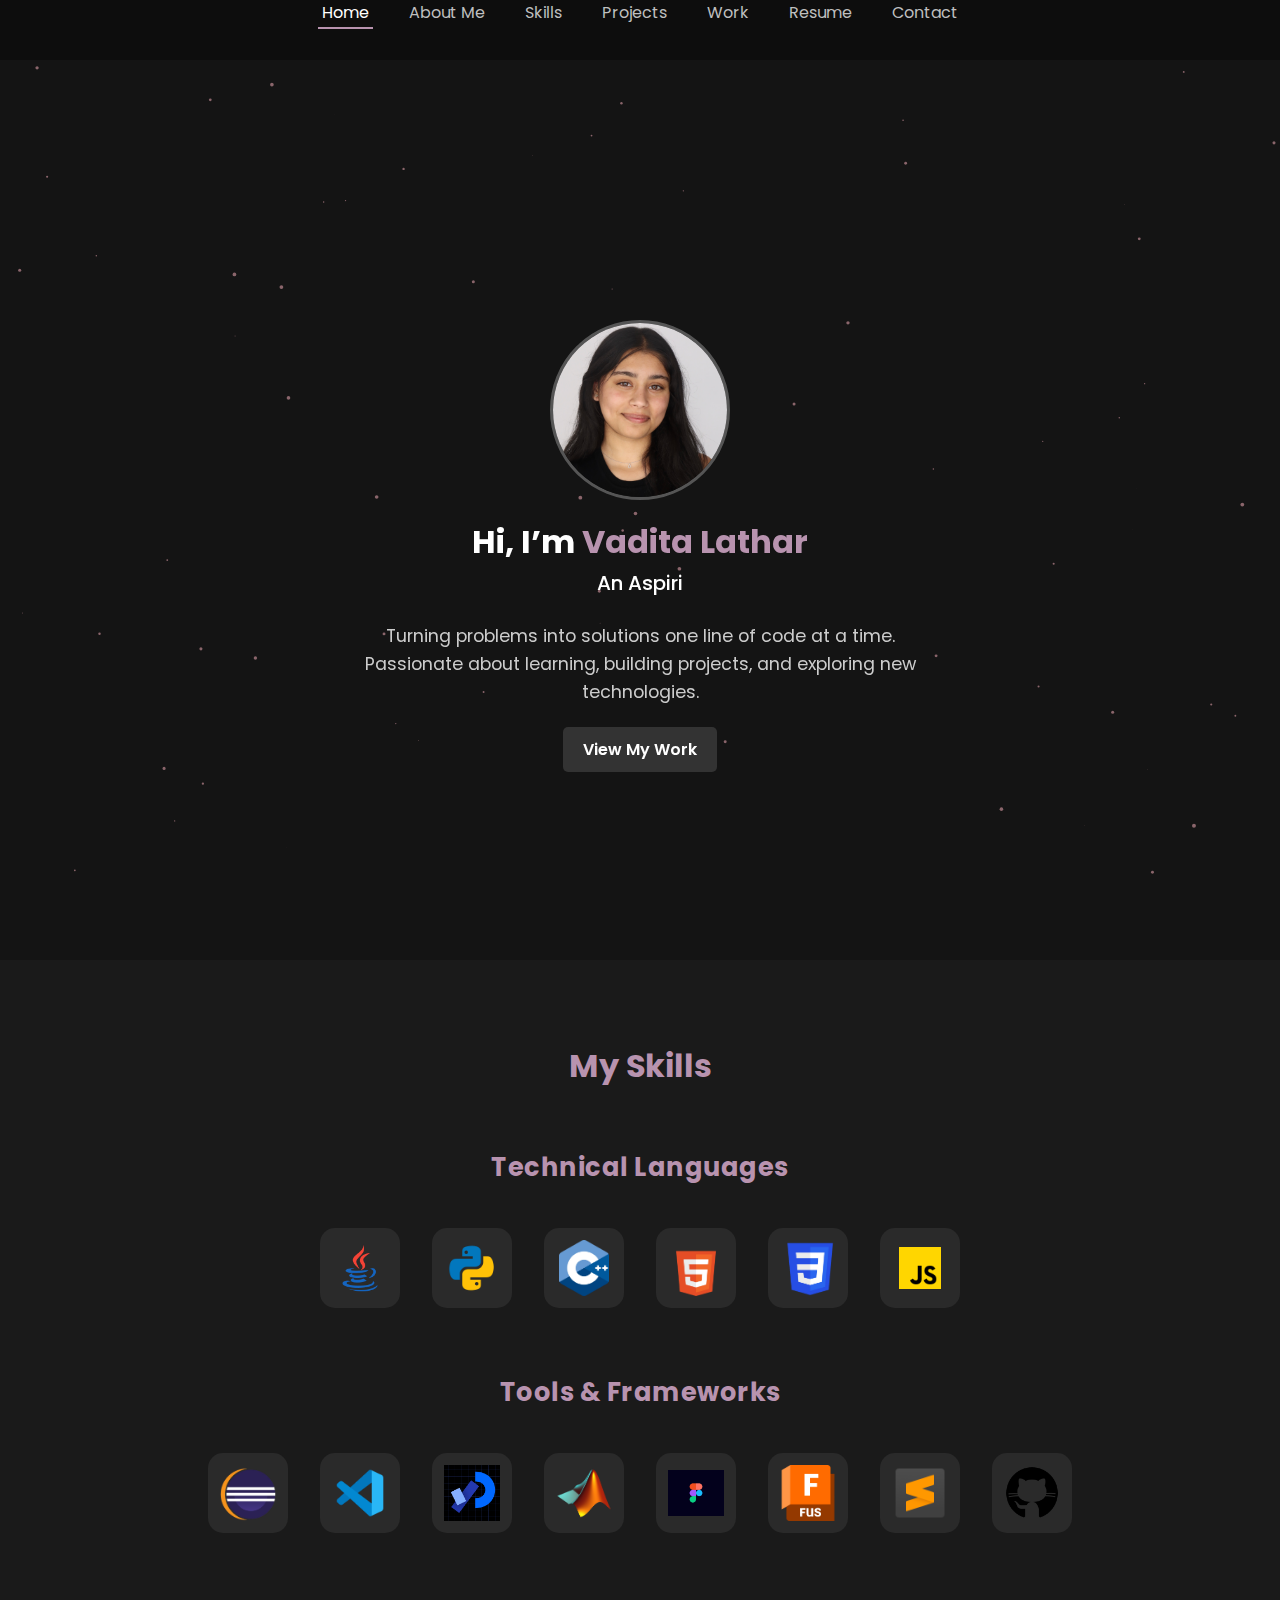
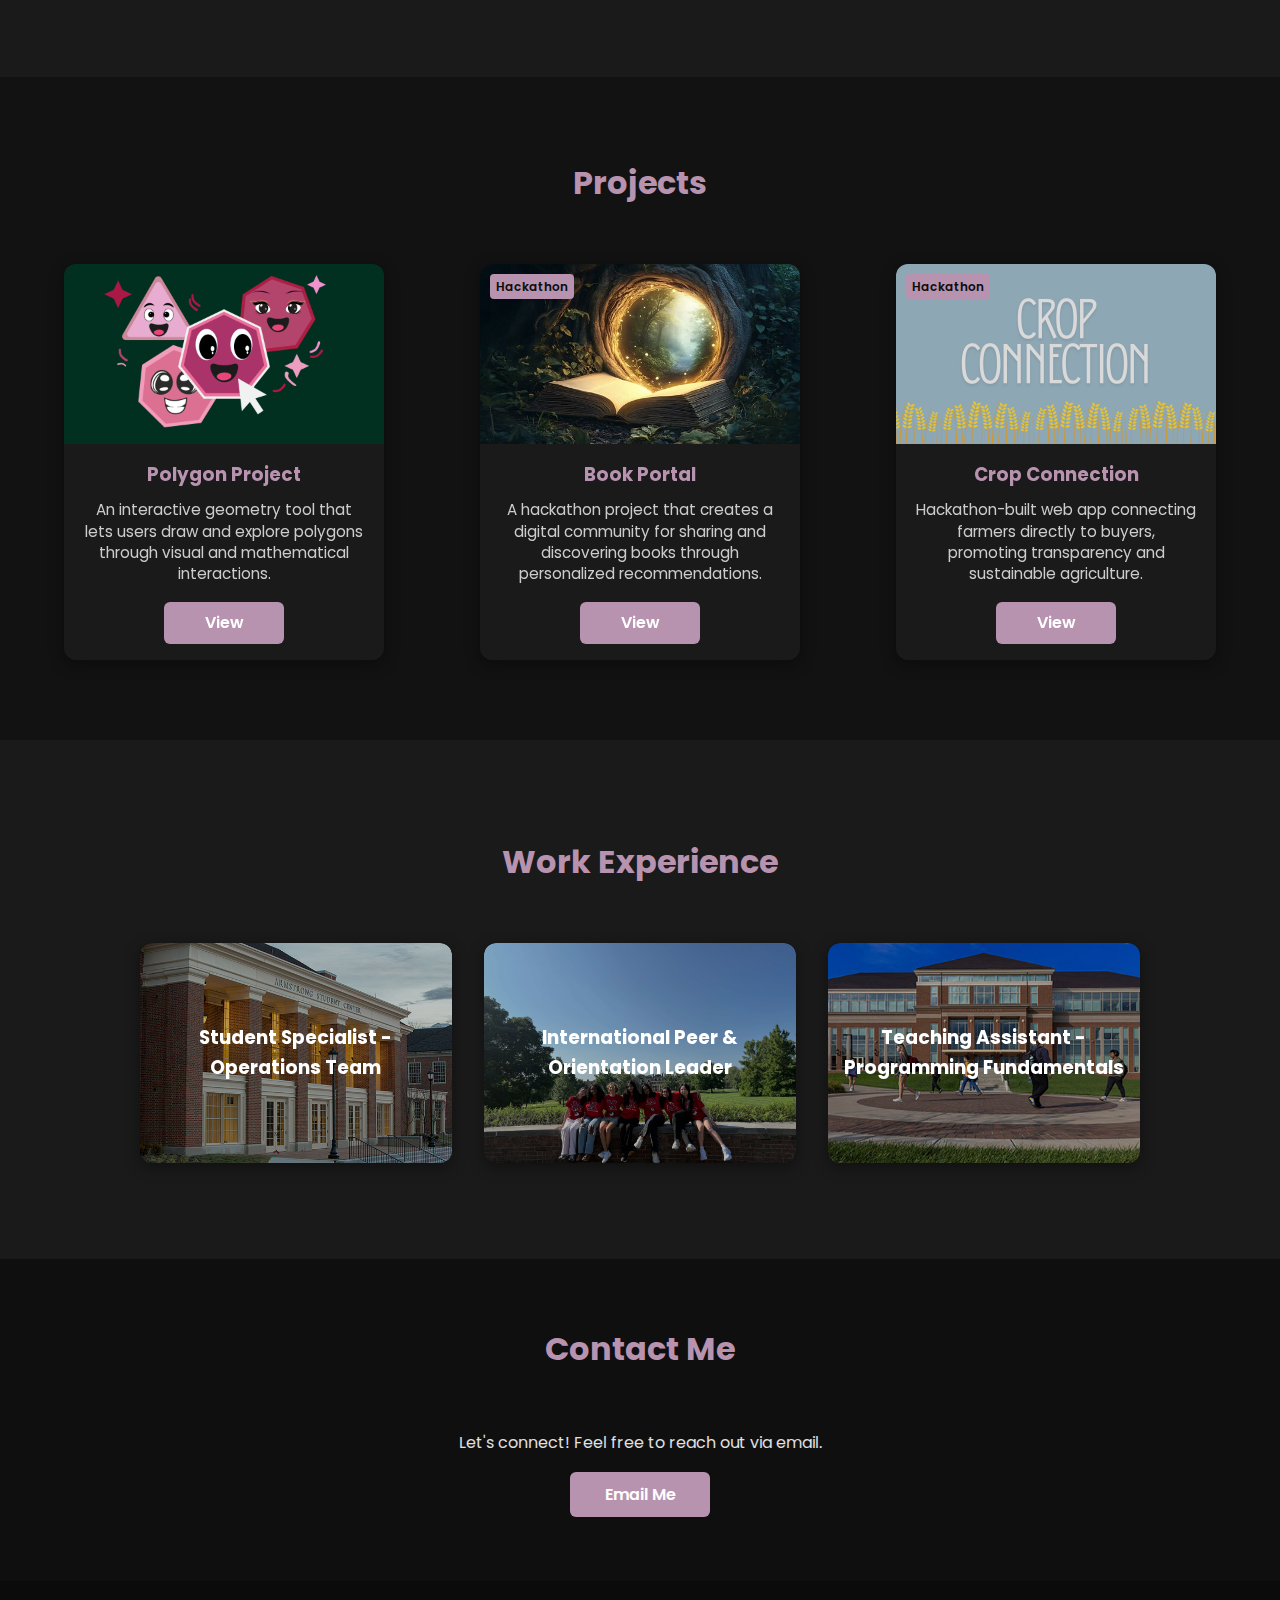
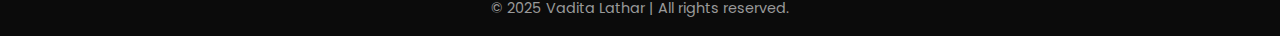
<file: index.html>
<!DOCTYPE html>
<html lang="en">
<head>
  <meta charset="UTF-8" />
  <meta name="viewport" content="width=device-width, initial-scale=1.0" />
  <title>Vadita Lathar | Portfolio</title>
  <link rel="stylesheet" href="style.css" />
  <link href="https://fonts.googleapis.com/css2?family=Poppins:wght@400;600&display=swap" rel="stylesheet">
</head>
<body>

  <!-- Navbar -->
  <header>
    <nav class="navbar">
      <ul>
        <li><a href="#home" class="nav-link active">Home</a></li>
        <li><a href="about.html" class="nav-link">About Me</a></li>
        <li><a href="#skills" class="nav-link">Skills</a></li>
        <li><a href="#projects" class="nav-link">Projects</a></li>
        <li><a href="#work" class="nav-link">Work</a></li>
        <li><a href="resume.html" class="nav-link">Resume</a></li>
        <li><a href="#contact" class="nav-link">Contact</a></li>
      </ul>
    </nav>
  </header>

  <!-- Hero Section -->
  <section id="home" class="hero">
    <canvas id="particle-canvas"></canvas>
    <div class="hero-content">
      <img src="images/lathar.jpg" alt="Vadita Lathar" class="hero-photo">
      <h1>Hi, I’m <span class="highlight">Vadita Lathar</span></h1>
      <h2 id="typing"></h2>
      <p class="tagline">
        Turning problems into solutions one line of code at a time.<br>
        Passionate about learning, building projects, and exploring new technologies.
      </p>
      <a href="#projects" class="btn">View My Work</a>
    </div>
  </section>

  <!-- Skills Section -->
  <section id="skills" class="skills-icons fade-in">
    <h2>My Skills</h2>

    <!-- Technical Languages -->
    <div class="skill-category">
      <h3>Technical Languages</h3>
      <div class="skills-grid">
        <div class="skill-card" title="Java"><img src="icons/java.png" alt="Java Icon"></div>
        <div class="skill-card" title="Python"><img src="icons/python.png" alt="Python Icon"></div>
        <div class="skill-card" title="C++"><img src="icons/cpp.png" alt="C++ Icon"></div>
        <div class="skill-card" title="HTML"><img src="icons/html.png" alt="HTML Icon"></div>
        <div class="skill-card" title="CSS"><img src="icons/css.png" alt="CSS Icon"></div>
        <div class="skill-card" title="JavaScript"><img src="icons/javascript.png" alt="JavaScript Icon"></div>
      </div>
    </div>

    <!-- Tools & Frameworks -->
    <div class="skill-category">
      <h3>Tools & Frameworks</h3>
      <div class="skills-grid">
        <div class="skill-card" title="Eclipse"><img src="icons/eclipse.png" alt="Eclipse Icon"></div>
        <div class="skill-card" title="VS Code"><img src="icons/vscode.png" alt="VS Code Icon"></div>
        <div class="skill-card" title="Processing"><img src="icons/processing.png" alt="Processing Icon"></div>
        <div class="skill-card" title="Matlab"><img src="icons/matlab.png" alt="Matlab Icon"></div>
        <div class="skill-card" title="Figma"><img src="icons/figma.png" alt="Figma Icon"></div>
        <div class="skill-card" title="Autodesk Fusion"><img src="icons/fusion.png" alt="Autodesk Fusion Icon"></div>
        <div class="skill-card" title="Sublime Text"><img src="icons/sublime.png" alt="Sublime Text Icon"></div>
        <div class="skill-card" title="GitHub"><img src="icons/github.png" alt="GitHub Icon"></div>
      </div>
    </div>
  </section>

  <!-- Projects Section -->
  <section id="projects">
    <h2>Projects</h2>
    <div class="projects-container">

      <!-- Polygon Project -->
      <div class="project-card">
        <img src="images/polygon.png" alt="Polygon Project Thumbnail">
        <div class="project-content">
          <h3>Polygon Project</h3>
          <p>An interactive geometry tool that lets users draw and explore polygons through visual and mathematical interactions.</p>
          <a href="polygon.html" class="btn">View</a>
        </div>
      </div>

      <!-- Book Portal Hackathon -->
      <div class="project-card hackathon">
        <img src="images/book-portal.jpg" alt="Book Portal Hackathon Thumbnail">
        <div class="project-content">
          <h3>Book Portal</h3>
          <p>A hackathon project that creates a digital community for sharing and discovering books through personalized recommendations.</p>
          <a href="https://devpost.com/software/book-portal" class="btn" target="_blank">View</a>
        </div>
      </div>

      <!-- Crop Connection Hackathon -->
      <div class="project-card hackathon">
        <img src="images/crop-connection.png" alt="Crop Connection Hackathon Thumbnail">
        <div class="project-content">
          <h3>Crop Connection</h3>
          <p>Hackathon-built web app connecting farmers directly to buyers, promoting transparency and sustainable agriculture.</p>
          <a href="https://devpost.com/software/crop-connection" class="btn" target="_blank">View</a>
        </div>
      </div>

    </div>
  </section>

  <!-- Work Experience Section -->
  <section id="work" class="work fade-in">
    <h2>Work Experience</h2>
    <div class="work-grid">

      <!-- Work Card 1 -->
      <div class="work-card">
        <img src="images/work1.png" alt="Student Specialist">
        <div class="work-info">
          <h3>Student Specialist - Operations Team</h3>
        </div>
        <div class="work-overlay">
          <h3>Student Specialist - Operations Team</h3>
          <p>Coordinated 4–5 technical event setups weekly, managed AV systems, and resolved technical issues efficiently.</p>
        </div>
      </div>

      <!-- Work Card 2 -->
      <div class="work-card">
        <img src="images/work2.png" alt="International Peer">
        <div class="work-info">
          <h3>International Peer & Orientation Leader</h3>
        </div>
        <div class="work-overlay">
          <h3>International Peer & Orientation Leader</h3>
          <p>Guided 100+ international students, facilitated orientation activities, and supported campus transitions.</p>
        </div>
      </div>

      <!-- Work Card 3 -->
      <div class="work-card">
        <img src="images/work3.jpg" alt="Teaching Assistant">
        <div class="work-info">
          <h3>Teaching Assistant - Programming Fundamentals</h3>
        </div>
        <div class="work-overlay">
          <h3>Teaching Assistant - Programming Fundamentals</h3>
          <p>Assisted in teaching Python, graded assignments, and provided student support for 50+ learners.</p>
        </div>
      </div>

    </div>
  </section>

  <!-- Contact Section -->
  <section id="contact" class="contact fade-in">
    <h2>Contact Me</h2>
    <p>Let's connect! Feel free to reach out via email.</p>
    <a href="mailto:latharvadita5@gmail.com" class="btn" target="_blank">Email Me</a>
  </section>

  <!-- Footer -->
  <footer>
    <p>© 2025 Vadita Lathar | All rights reserved.</p>
  </footer>

  <!-- Scripts -->
  <script src="particles.js"></script>
  <script src="script.js"></script>
</body>
</html>
</file>
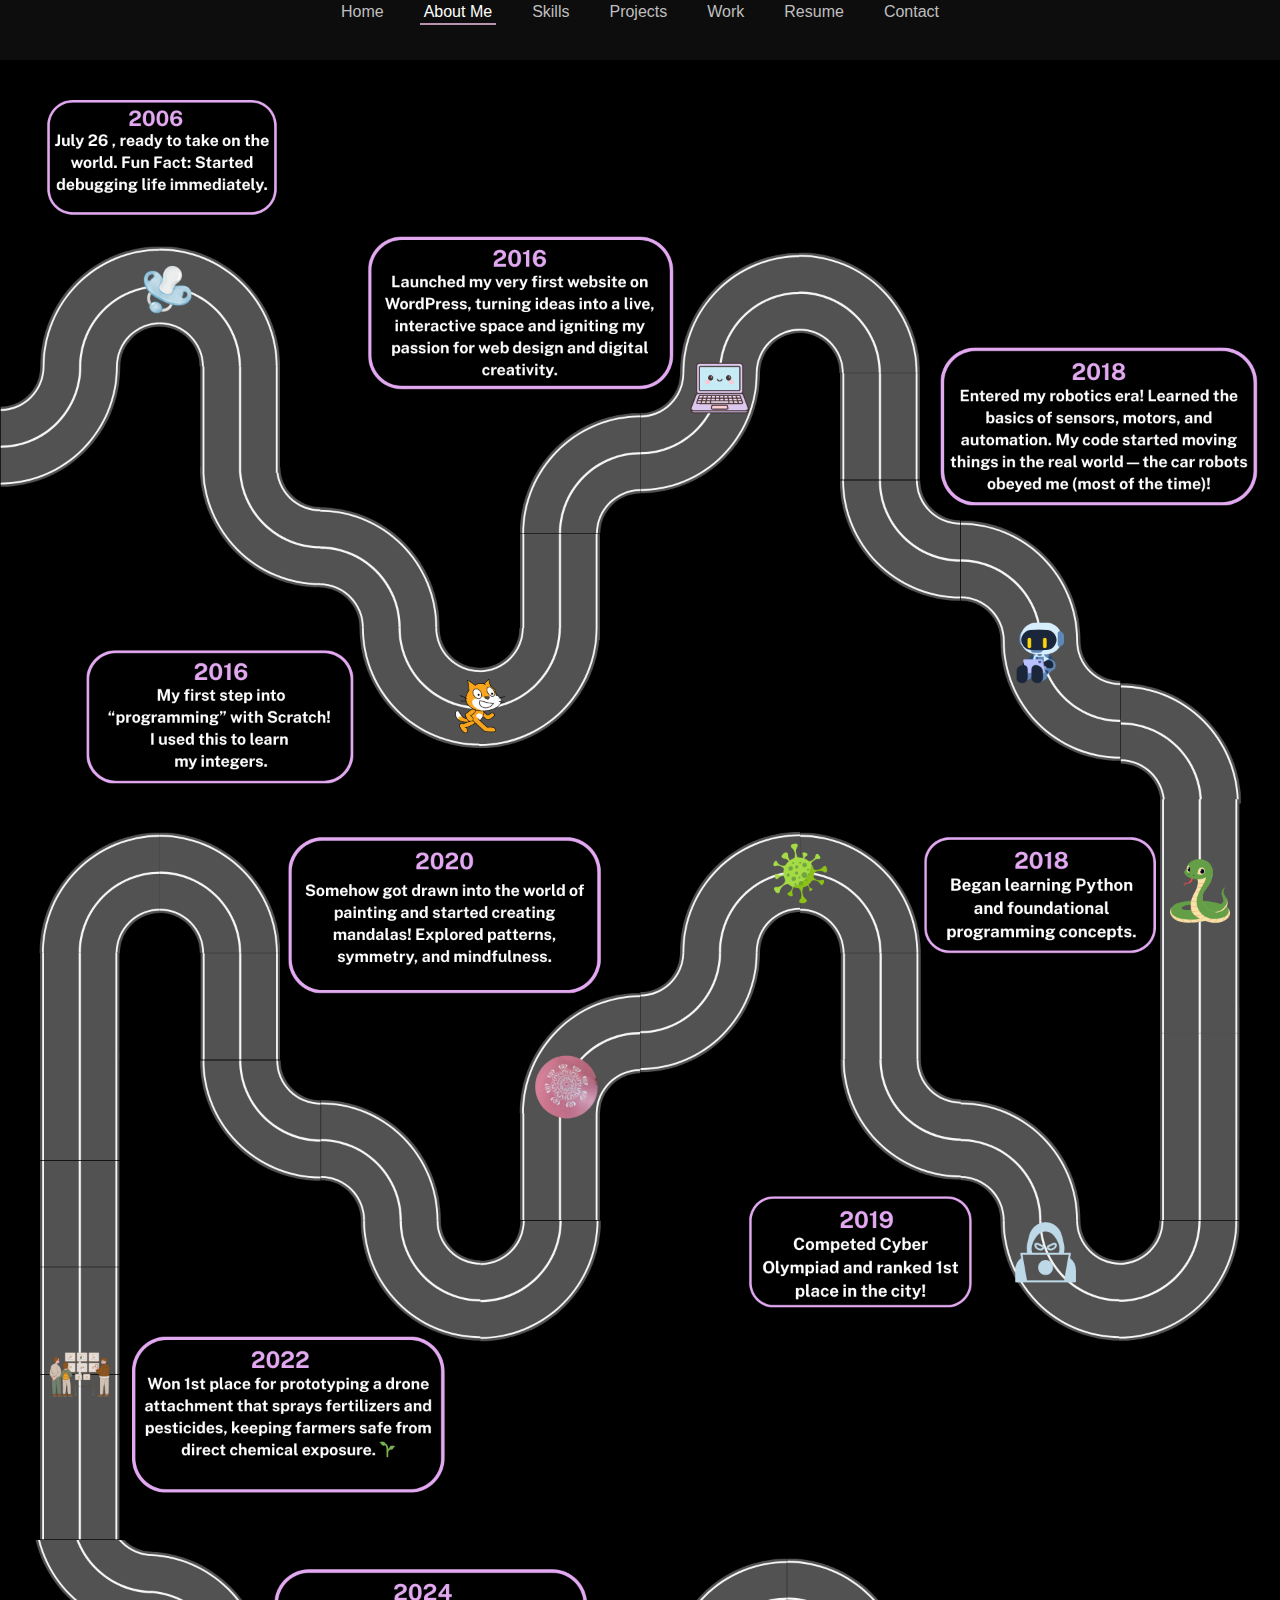
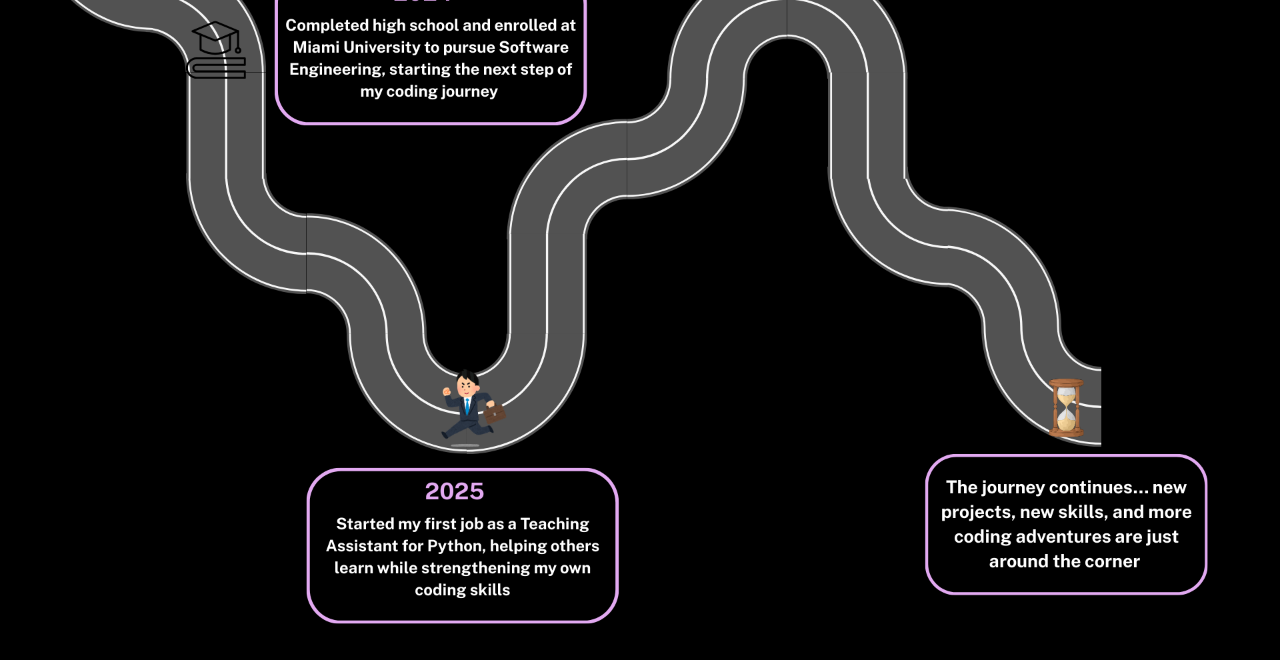
<file: about.html>
<!DOCTYPE html>
<html lang="en">
<head>
  <meta charset="UTF-8">
  <meta name="viewport" content="width=device-width, initial-scale=1.0">
  <title>About - Roadmap</title>
  <link rel="stylesheet" href="style.css">
</head>
<body class="about-page">

  <!-- Navbar / Header -->
  <header>
  <nav class="navbar">
    <div class="logo"></div>

    <!-- Hamburger Menu -->
    <div class="hamburger">
      <span></span>
      <span></span>
      <span></span>
    </div>

    <!-- Navigation Links -->
    <ul class="nav-links">
      <li><a href="index.html" class="nav-link">Home</a></li>
      <li><a href="about.html" class="nav-link active">About Me</a></li>
      <li><a href="index.html#skills" class="nav-link">Skills</a></li>
      <li><a href="index.html#projects" class="nav-link">Projects</a></li>
      <li><a href="index.html#work" class="nav-link">Work</a></li>
      <li><a href="resume.html" class="nav-link">Resume</a></li>
      <li><a href="index.html#contact" class="nav-link">Contact</a></li>
    </ul>
  </nav>
</header>


  <!-- Roadmap Section -->
  <div class="roadmap-wrapper horizontal">
    <!-- First Road -->
    <img src="images/road1.png" class="roadmap-image" alt="Road 1">
    <!-- Second Road -->
    <img src="images/road2.png" class="bottom-roadmap" alt="Road 2">
    <!-- Third Road -->
    <img src="images/road3.png" class="third-roadmap" alt="Road 3">
  </div>

<script src="script.js"></script>
</body>
</html>
</file>
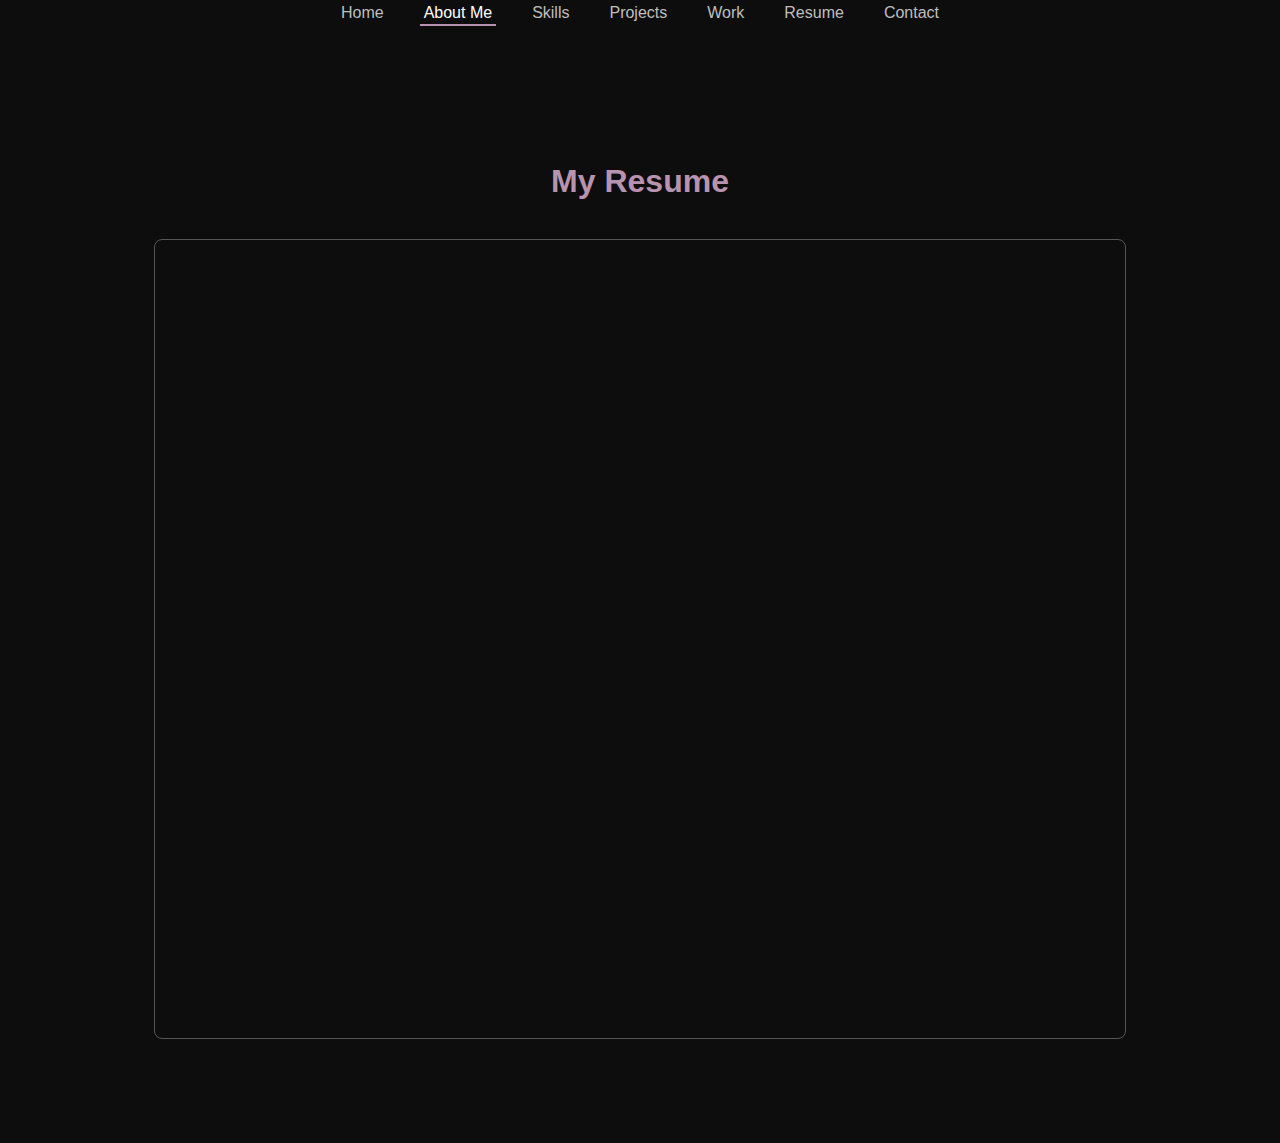
<file: resume.html>
<!DOCTYPE html>
<html lang="en">
<head>
  <meta charset="UTF-8">
  <meta name="viewport" content="width=device-width, initial-scale=1.0">
  <title>Resume - Vadita Lathar</title>
  <link rel="stylesheet" href="style.css">
</head>
<body class="resume-page">

  <!-- Navbar / Header -->
 <header>
  <nav class="navbar">
    <div class="logo"></div>

    <!-- Hamburger Menu -->
    <div class="hamburger">
      <span></span>
      <span></span>
      <span></span>
    </div>

    <!-- Navigation Links -->
    <ul class="nav-links">
      <li><a href="index.html" class="nav-link">Home</a></li>
      <li><a href="about.html" class="nav-link active">About Me</a></li>
      <li><a href="index.html#skills" class="nav-link">Skills</a></li>
      <li><a href="index.html#projects" class="nav-link">Projects</a></li>
      <li><a href="index.html#work" class="nav-link">Work</a></li>
      <li><a href="resume.html" class="nav-link">Resume</a></li>
      <li><a href="index.html#contact" class="nav-link">Contact</a></li>
    </ul>
  </nav>
</header>


  <!-- Resume Section -->
  <section class="resume-section" style="padding: 6rem 2rem; text-align: center;">
    <h1 style="color: var(--accent); margin-bottom: 2rem;">My Resume</h1>

    <!-- PDF Embed -->
    <iframe 
      src="Lathar_Vadita_Resume.pdf" 
      width="80%" 
      height="800px" 
      style="border: 1px solid #555; border-radius: 8px;">
    </iframe>
  </section>

  <script>
  const hamburger = document.querySelector(".hamburger");
  const navLinks = document.querySelector(".nav-links");

  hamburger.addEventListener("click", () => {
    navLinks.classList.toggle("active");
  });
</script>


</body>
</html>
</file>
<file: style.css>
/* === Global Styles === */
:root {
  --bg: #0d0d0d;
  --card-bg: #1a1a1a;
  --muted: #bfbfbf;
  --accent: #b893af; /* main accent color */
  --text: #e0e0e0;
  --soft: rgba(255,255,255,0.02);
}

* {
  margin: 0;
  padding: 0;
  box-sizing: border-box;
}

html { scroll-behavior: smooth; }

body {
  font-family: 'Poppins', sans-serif;
  background-color: var(--bg);
  color: var(--text);
  line-height: 1.6;
  padding-top: 60px;
}

/* === Navbar === */
.navbar {
  position: fixed;
  top: 0;
  left: 0;
  width: 100%;
  height: 60px;
  z-index: 1000;
  background-color: var(--bg); 
}


.navbar ul {
  list-style: none;
  display: flex;
  justify-content: center;
  gap: 2rem;
}

.navbar a {
  color: var(--muted);
  text-decoration: none;
  transition: color 0.25s, border-bottom 0.25s;
  padding: 0.2rem 0.25rem;
}

.navbar a:hover,
.navbar a.active {
  color: #fff;
  border-bottom: 2px solid var(--accent);
}

.theme-toggle {
  position: fixed;
  right: 1rem;
  top: 0.9rem;
  z-index: 60;
}

/* === Hero Section === */
.hero {
  position: relative;
  width: 100%;
  height: 100vh;
  display: flex;
  justify-content: center;
  align-items: center;
  flex-direction: column;
  text-align: center;
  background: #141414;
  overflow: hidden;
  padding-top: 4.5rem; 
}

#particle-canvas {
  position: fixed;
  top: 0;
  left: 0;
  width: 100%;
  height: 100%;
  z-index: 0;
  pointer-events: none;
}

.hero-content {
  position: relative;
  z-index: 1;
  padding: 1rem;
}

.hero-photo {
  width: 180px;
  height: 180px;
  border-radius: 50%;
  object-fit: cover;
  object-position: center 30%;
  border: 3px solid #555;
  display: block;
  margin: 0 auto 1rem auto;
}

.hero h1 {
  font-size: 2rem;
  margin-top: 0.6rem;
  color: #fff;
}

.hero .highlight { color: var(--accent); }

.hero h2 {
  height: 2.5rem;
  margin-bottom: 15px;
  color: #fff;
  text-align: center;
  white-space: nowrap;
  overflow: hidden;
  font-weight: 500;
  font-size: 1.25rem;
}

.tagline {
  max-width: 600px;
  margin: 10px auto 0;
  color: #ccc;
  font-size: 1.1rem;
  line-height: 1.6;
}

.btn {
  display: inline-block;
  margin-top: 20px;
  padding: 10px 20px;
  background: #333;
  color: #fff;
  border-radius: 5px;
  transition: background 0.25s;
  text-decoration: none;
  font-weight: 600;
}

.btn:hover { background: #555; }

/* === Projects Section === */
#projects {
  padding: 5rem 1rem;
  background-color: #121212;
  text-align: center;
}

.projects-container {
  display: grid;
  grid-template-columns: repeat(auto-fit, minmax(280px, 1fr));
  gap: 2rem;
  justify-items: center;
  align-items: start;
  padding: 0 1rem;
}

.project-card {
  position: relative;
  display: flex;
  flex-direction: column;
  width: 100%;
  max-width: 320px;
  border-radius: 12px;
  overflow: hidden;
  box-shadow: 0 4px 15px rgba(0,0,0,0.4);
  background: var(--card-bg);
  transition: transform 0.3s ease, box-shadow 0.3s ease;
}

.project-card img {
  width: 100%;
  height: 180px;
  object-fit: cover;
  transition: filter 0.3s ease;
}

.project-content {
  padding: 1rem 1.25rem;
  display: flex;
  flex-direction: column;
  justify-content: space-between;
  gap: 0.6rem;
}

.project-content h3 {
  font-size: 1.15rem;
  color: var(--accent);
}

.project-content p {
  color: #ccc;
  font-size: 0.95rem;
  line-height: 1.4;
  flex-grow: 1;
}

/* Centered project buttons with hover effect */
.project-content .btn {
  display: block;
  width: 120px;
  margin: 0.5rem auto 0 auto;
  text-align: center;
  background: var(--accent) !important;
  color: #fff !important;
  padding: 8px 14px;
  border-radius: 6px;
  text-decoration: none;
  font-weight: 600;
  transition: background 0.25s ease, color 0.25s ease;
}

.project-content .btn:hover {
  background: #fff !important;
  color: var(--accent) !important;
}

.project-card:hover img { 
  filter: brightness(60%); 
}

.project-card:hover {
  transform: translateY(-6px);
  box-shadow: 0 10px 25px rgba(184,147,175,0.4), 0 0 30px rgba(184,147,175,0.2);
}

.project-card.hackathon::before {
  content: "Hackathon";
  position: absolute;
  top: 10px;
  left: 10px;
  background: var(--accent);
  color: #0d0d0d;
  font-size: 0.75rem;
  padding: 3px 6px;
  border-radius: 4px;
  z-index: 3;
  font-weight: 600;
}

/* === Responsive Adjustments === */
@media (max-width: 1024px) {
  .projects-container {
    grid-template-columns: repeat(auto-fit, minmax(240px, 1fr));
    gap: 1.8rem;
  }
  .project-card {
    max-width: 280px;
  }
}

@media (max-width: 768px) {
  .projects-container {
    grid-template-columns: 1fr;
    gap: 1.5rem;
    padding: 0 1rem;
  }

  .project-card {
    max-width: 100%;
  }
}

@media (max-width: 480px) {
  .project-content h3 {
    font-size: 1rem;
  }

  .project-content p {
    font-size: 0.9rem;
  }

  .project-content .btn {
    width: 100px;
    padding: 6px 10px;
  }
}

/* === Video Responsiveness === */
.project-video {
  width: 100%;
  max-width: 600px;
  height: auto;
  border-radius: 12px;
  box-shadow: 0 4px 15px rgba(0,0,0,0.4);
}

.project-container {
  display: flex;
  gap: 2rem;
  justify-content: center;
  align-items: flex-start;
  flex-wrap: wrap; 
  padding: 2rem 1rem;
}

.project-text-side {
  max-width: 600px;
  flex: 1;
  color: #ccc;
}

.project-text-full {
  max-width: 1000px;
  margin: 2rem auto 0 auto;
  color: #ccc;
  padding: 0 1rem;
}

/* === Video & Text Responsiveness === */
@media (max-width: 1024px) {
  .project-container {
    flex-direction: column;
    align-items: center;
  }

  .project-video,
  .project-text-side {
    max-width: 90%;
  }
}

@media (max-width: 768px) {
  .project-video {
    max-width: 100%;
  }

  .project-text-side {
    max-width: 100%;
    text-align: center;
  }
}


/* === Skills Section === */
.skills-icons {
  padding: 5rem 1rem;
  background-color: var(--card-bg);
  text-align: center;
}

.skills-icons h2,
#projects h2,
.work h2,
.contact h2 {
  color: var(--accent);
  font-size: 2rem;
  margin-bottom: 3.5rem;
  text-align: center;
}

.skill-category {
  margin-bottom: 4rem;
}

.skill-category h3 {
  color: var(--accent);
  font-size: 1.6rem;
  margin-bottom: 2.5rem;
  letter-spacing: 0.5px;
}

.skills-grid {
  display: flex;
  flex-wrap: wrap;
  justify-content: center;
  gap: 2rem;
}

.skill-card {
  width: 80px;
  height: 80px;
  background: #2a2a2a;
  border-radius: 15px;
  display: flex;
  justify-content: center;
  align-items: center;
  overflow: hidden;
  transition: transform 0.35s ease, box-shadow 0.35s ease, background 0.35s ease;
  cursor: default;
}

.skill-card img {
  max-width: 70%;
  max-height: 70%;
  object-fit: contain;
  display: block;
}

.skill-card:hover {
  transform: translateY(-5px);
  box-shadow: 0 10px 25px rgba(184,147,175,0.4), 0 0 30px rgba(184,147,175,0.2);
  background: linear-gradient(135deg, var(--accent), var(--accent));
}

/* === Work Section === */
.work {
  background-color: var(--card-bg);
  text-align: center;
  padding: 6rem 1rem;
}

.work-grid {
  display: grid;
  grid-template-columns: repeat(auto-fit, minmax(280px, 1fr));
  gap: 2rem;
  justify-items: center;
  align-items: start;
  max-width: 1000px;
  margin: 0 auto;
}

.work-card {
  position: relative;
  width: 100%;
  max-width: 320px;
  border-radius: 12px;
  overflow: hidden;
  background: #111;
  box-shadow: 0 4px 15px rgba(0,0,0,0.4);
  transition: transform 0.3s ease, box-shadow 0.3s ease;
  cursor: pointer;
}

.work-card img {
  width: 100%;
  height: 220px;
  object-fit: cover;
  display: block;
  border-radius: 12px 12px 0 0;
  filter: brightness(75%);
  transition: filter 0.3s ease;
}

.work-info {
  position: absolute;
  top: 50%;
  left: 50%;
  transform: translate(-50%, -50%);
  color: #fff;
  z-index: 2;
  width: 90%;
  pointer-events: none;
  text-align: center;
  transition: opacity 0.25s ease;
}

.work-overlay {
  position: absolute;
  inset: 0;
  background: rgba(0,0,0,0.82);
  color: #fff;
  opacity: 0;
  display: flex;
  flex-direction: column;
  justify-content: center;
  align-items: center;
  text-align: center;
  padding: 1rem;
  transition: opacity 0.28s ease;
  z-index: 3;
}

.work-card:hover .work-overlay { opacity: 1; }
.work-card:hover .work-info { opacity: 0; }
.work-card:hover img { filter: brightness(60%); transform: scale(1.01); }
.work-card:hover { transform: translateY(-6px); }

/* === Contact Section === */
.contact {
  padding: 4rem 1rem;
  background-color: #0f0f0f;
  text-align: center;
}

.contact .btn {
  display: block;
  width: 140px;
  margin: 1rem auto 0 auto;
  text-align: center;
  background: var(--accent) !important;
  color: #fff !important;
  padding: 10px 20px;
  border-radius: 6px;
  text-decoration: none;
  font-weight: 600;
  transition: background 0.25s ease, color 0.25s ease;
}

.contact .btn:hover {
  background: #fff !important;
  color: var(--accent) !important;
}

/* === Footer === */
footer {
  background-color: #0b0b0b;
  text-align: center;
  padding: 1rem;
  color: #999;
  font-size: 0.9rem;
}

/* === Responsive Styles === */
@media (max-width: 900px) {
  .project-container,
  .project-video,
  .project-text-side {
    flex: 1 1 100%;
  }
  .project-text-side {
    justify-content: flex-start;
  }
  .roadmap-image,
  .bottom-roadmap,
  .third-roadmap {
    width: 100%;
    height: auto;
  }
}

@media (max-width: 480px) {
  .roadmap-image,
  .bottom-roadmap,
  .third-roadmap {
    width: 100%;
    height: auto;
  }
}

/* === About Page Styles === */
body.about-page {
  background-color: #000;
  color: #f7f7f7;
  font-family: 'Poppins', sans-serif;
  line-height: 1.5;
  padding-top: 100px;
}

/* Roadmap wrapper vertical layout */
.roadmap-wrapper.vertical {
  display: flex;
  flex-direction: column;
  align-items: center;
  width: 100%;
}

/* Roadmap images */
.roadmap-image,
.bottom-roadmap,
.third-roadmap {
  width: 100%;
  height: auto;
  display: block;
}

/* === Responsive Roadmap Images === */
@media (max-width: 900px) {
  .roadmap-image,
  .bottom-roadmap,
  .third-roadmap {
    width: 100%;
    height: auto;
  }
}

@media (max-width: 480px) {
  .roadmap-image,
  .bottom-roadmap,
  .third-roadmap {
    width: 100%;
    height: auto;
  }
}

/* Hamburger Menu */
.hamburger {
  display: none;    
  flex-direction: column;
  cursor: pointer;
  gap: 5px;
}

.hamburger span {
  display: block;
  width: 25px;
  height: 3px;
  background-color: var(--text);
  border-radius: 2px;
}

/* Responsive Navbar */
@media (max-width: 768px) {
  .nav-links {
  position: fixed;
  top: 60px;
  right: -100%;
  width: 200px;
  height: calc(100% - 60px);
  flex-direction: column;
  background-color: var(--bg);
  gap: 1rem;
  padding: 2rem 1rem;
  transition: right 0.3s ease;
  z-index: 10;
}

.nav-links.active {
  right: 0;
}

  .hamburger {
    display: flex;
  }
}
</file>
